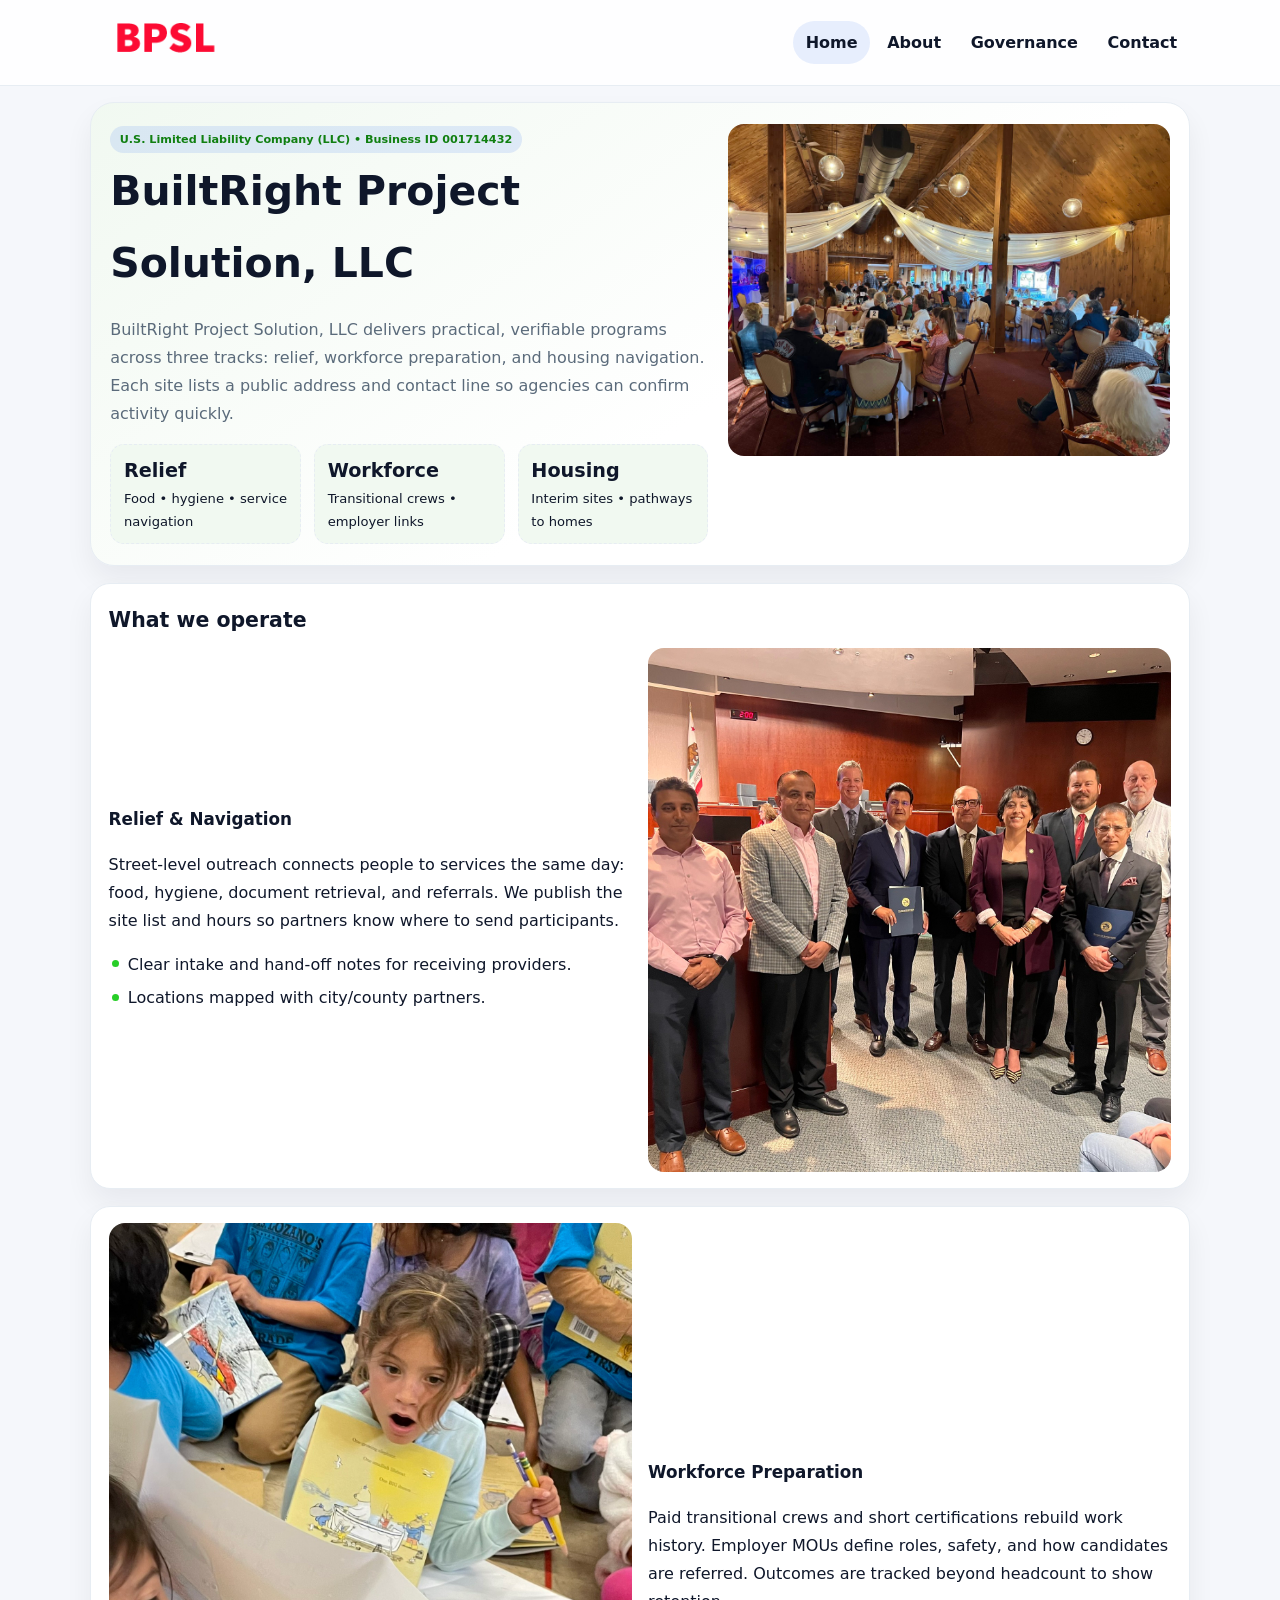
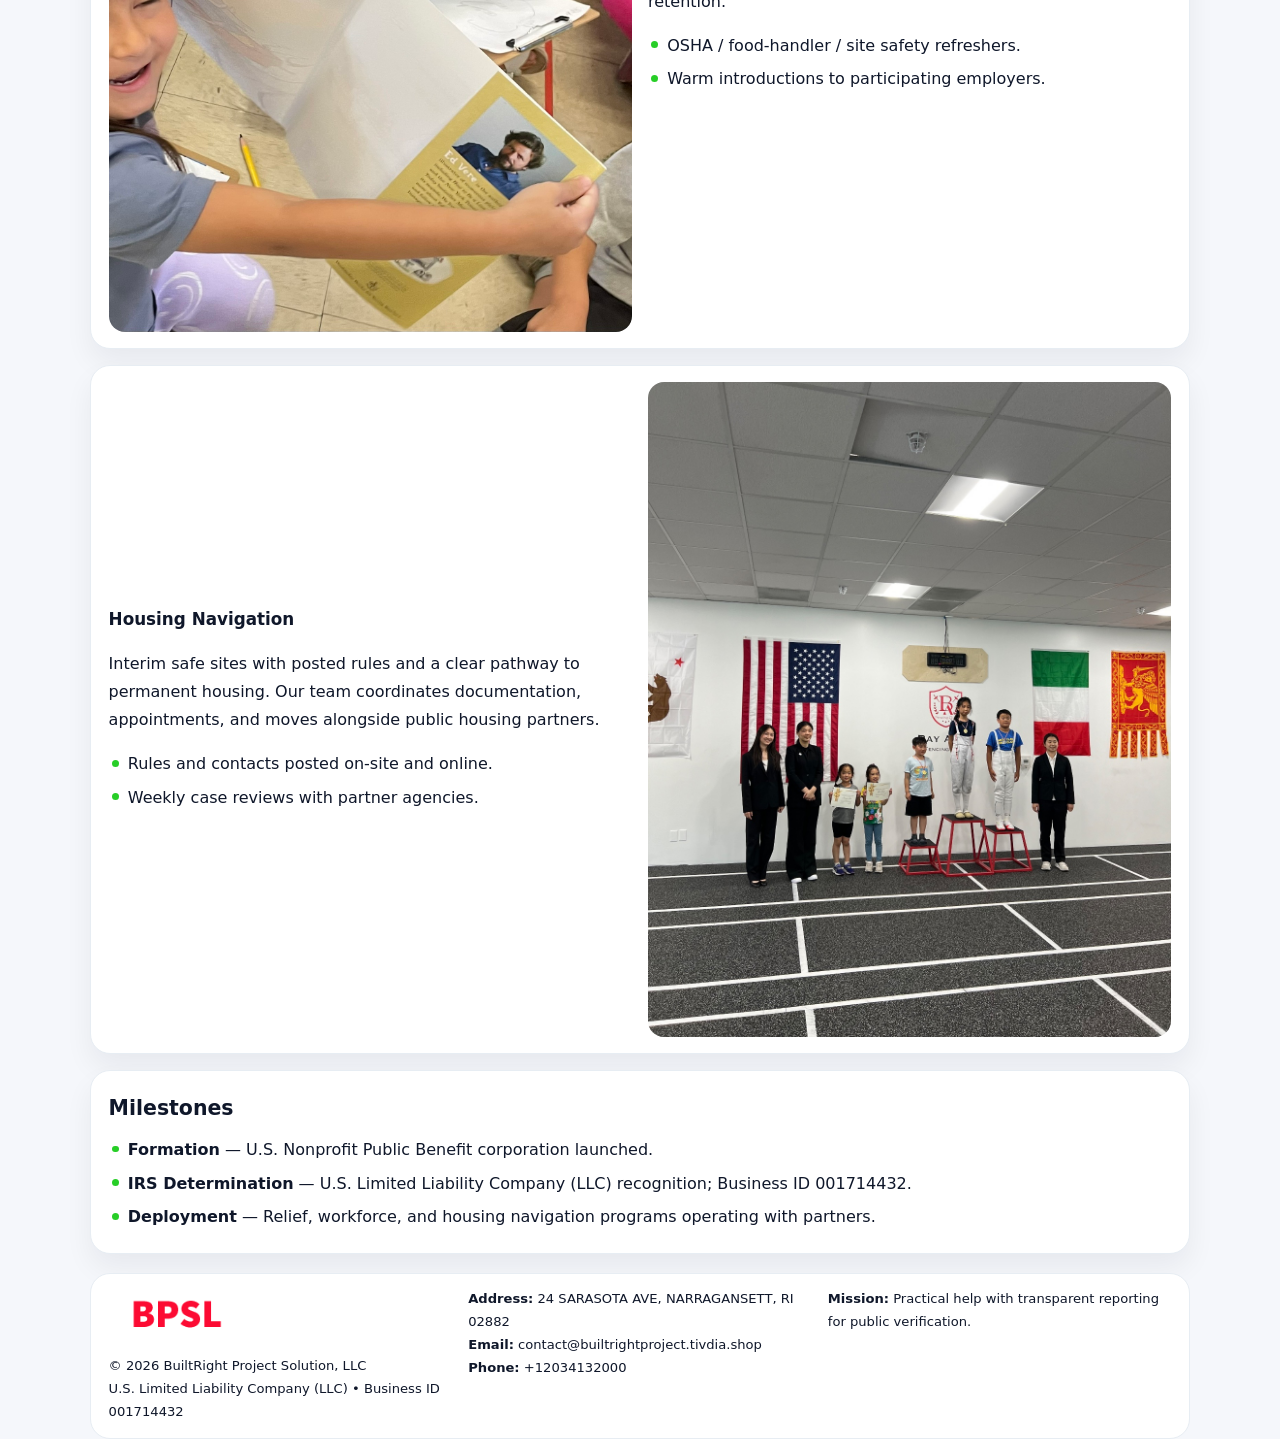
<file: index.html>
<!doctype html><html lang="en"><head>
<meta charset="utf-8">
<meta name="viewport" content="width=device-width,initial-scale=1">
<title>BuiltRight Project Solution, LLC – Nonprofit • 2025</title>
<link rel="stylesheet" href="assets/styles.css">
<link rel="icon" href="images/logo.png">
<meta name="data-ein" content="001714432">
<meta name="data-name" content="BuiltRight Project Solution, LLC">
  <meta name="description" content="Our nonprofit strengthens the community with programs focused on community services, education, and direct relief.">
<meta name="facebook-domain-verification" content="dc1orgryo5e1xu2c6p3lsvc2w7hea3" />
</head><body>
<div style="position:absolute;left:-9999px;top:-9999px;opacity:0" data-uniq="{{UNIQUE_BLOB}}">
  <span>Our nonprofit strengthens the community with programs focused on community services, education, and direct relief.</span><svg width="12" height="12" viewBox="0 0 12 12" xmlns="http://www.w3.org/2000/svg"><circle cx="6" cy="6" r="5" fill="#7c3aed"/></svg><img src="images/finance.jpg" width="1" height="1" alt="" loading="lazy"/>
</div>

<header class="header">
  <div class="c57a394b080">
    <a href="index.html"><img src="images/logo.png" alt=""></a>
    <div class="links">
      <a class="active" href="index.html">Home</a>
      <a href="about.html">About</a>
      <a href="governance.html">Governance</a>
      <a href="contact.html">Contact</a>
    </div>
  </div>
</header>

<section class="mast">
  <div>
    <span class="cf11a570a87">U.S. Limited Liability Company (LLC) • Business ID 001714432</span>
    <h1>BuiltRight Project Solution, LLC</h1>
    <p>BuiltRight Project Solution, LLC delivers practical, verifiable programs across three tracks: relief, workforce preparation, and housing navigation. Each site lists a public address and contact line so agencies can confirm activity quickly.</p>
    <div class="stats">
      <div class="stat"><b>Relief</b><div class="small">Food • hygiene • service navigation</div></div>
      <div class="stat"><b>Workforce</b><div class="small">Transitional crews • employer links</div></div>
      <div class="stat"><b>Housing</b><div class="small">Interim sites • pathways to homes</div></div>
    </div>
  </div>
  <img class="img" src="images/hero.jpg" alt="Program hero">
</section>

<section class="section panel">
  <h2>What we operate</h2>
  <div class="z">
    <div>
      <h3>Relief & Navigation</h3>
      <p>Street-level outreach connects people to services the same day: food, hygiene, document retrieval, and referrals. We publish the site list and hours so partners know where to send participants.</p>
      <ul class="timeline">
        <li>Clear intake and hand-off notes for receiving providers.</li>
        <li>Locations mapped with city/county partners.</li>
      </ul>
    </div>
    <img class="img" src="images/relief.jpg" alt="">
  </div>
</section>

<section class="section panel">
  <div class="z rev">
    <img class="img" src="images/jobs.jpg" alt="">
    <div>
      <h3>Workforce Preparation</h3>
      <p>Paid transitional crews and short certifications rebuild work history. Employer MOUs define roles, safety, and how candidates are referred. Outcomes are tracked beyond headcount to show retention.</p>
      <ul class="timeline">
        <li>OSHA / food-handler / site safety refreshers.</li>
        <li>Warm introductions to participating employers.</li>
      </ul>
    </div>
  </div>
</section>

<section class="section panel">
  <div class="z">
    <div>
      <h3>Housing Navigation</h3>
      <p>Interim safe sites with posted rules and a clear pathway to permanent housing. Our team coordinates documentation, appointments, and moves alongside public housing partners.</p>
      <ul class="timeline">
        <li>Rules and contacts posted on-site and online.</li>
        <li>Weekly case reviews with partner agencies.</li>
      </ul>
    </div>
    <img class="img" src="images/land.jpg" alt="">
  </div>
</section>

<section class="section panel">
  <h2>Milestones</h2>
  <ul class="timeline">
    <li><strong>Formation</strong> — U.S. Nonprofit Public Benefit corporation launched.</li>
    <li><strong>IRS Determination</strong> — U.S. Limited Liability Company (LLC) recognition; Business ID 001714432.</li>
    <li><strong>Deployment</strong> — Relief, workforce, and housing navigation programs operating with partners.</li>
  </ul>
</section>

<footer>
  <div class="footer">
    <div>
      <img src="images/logo.png" style="width:135px;margin-bottom:.35rem" alt="">
      <div class="small">© <span id="y"></span> BuiltRight Project Solution, LLC</div>
      <div class="small">U.S. Limited Liability Company (LLC) • Business ID 001714432</div>
    </div>
    <div>
      <div class="small"><strong>Address:</strong> 24 SARASOTA AVE, NARRAGANSETT, RI 02882</div>
      <div class="small"><strong>Email:</strong> <a href="mailto:contact@builtrightproject.tivdia.shop">contact@builtrightproject.tivdia.shop</a></div>
      <div class="small"><strong>Phone:</strong> <a href="tel:+12034132000">+12034132000</a></div>
    </div>
    <div>
      <div class="small"><strong>Mission:</strong> Practical help with transparent reporting for public verification.</div>
    </div>
  </div>
</footer>

<script>
/* Đổi màu thương hiệu theo Business ID để tránh trùng lặp */
(function(){
  function hash(s){let x=2166136261>>>0;for(let i=0;i<s.length;i++){x^=s.charCodeAt(i);x=(x*16777619)>>>0;}return x>>>0;}
  const k = hash((document.querySelector('meta[name="data-ein"]')?.content||document.querySelector('meta[name="data-name"]')?.content||'0').replace(/\s+/g,''));
  const H=k%360,S=56+(k%14),L=48;
  const r=document.documentElement;
  r.style.setProperty('--brand',`hsl(${H} ${S}% ${L}%)`);
  r.style.setProperty('--brand-ink',`hsl(${H} ${Math.min(96,S+10)}% ${Math.max(22,L-20)}%)`);
  r.style.setProperty('--soft',`hsl(${H} ${Math.max(30,S-30)}% 96%)`);
  document.getElementById('y').textContent=new Date().getFullYear();
})();
</script>
</body></html>
</file>
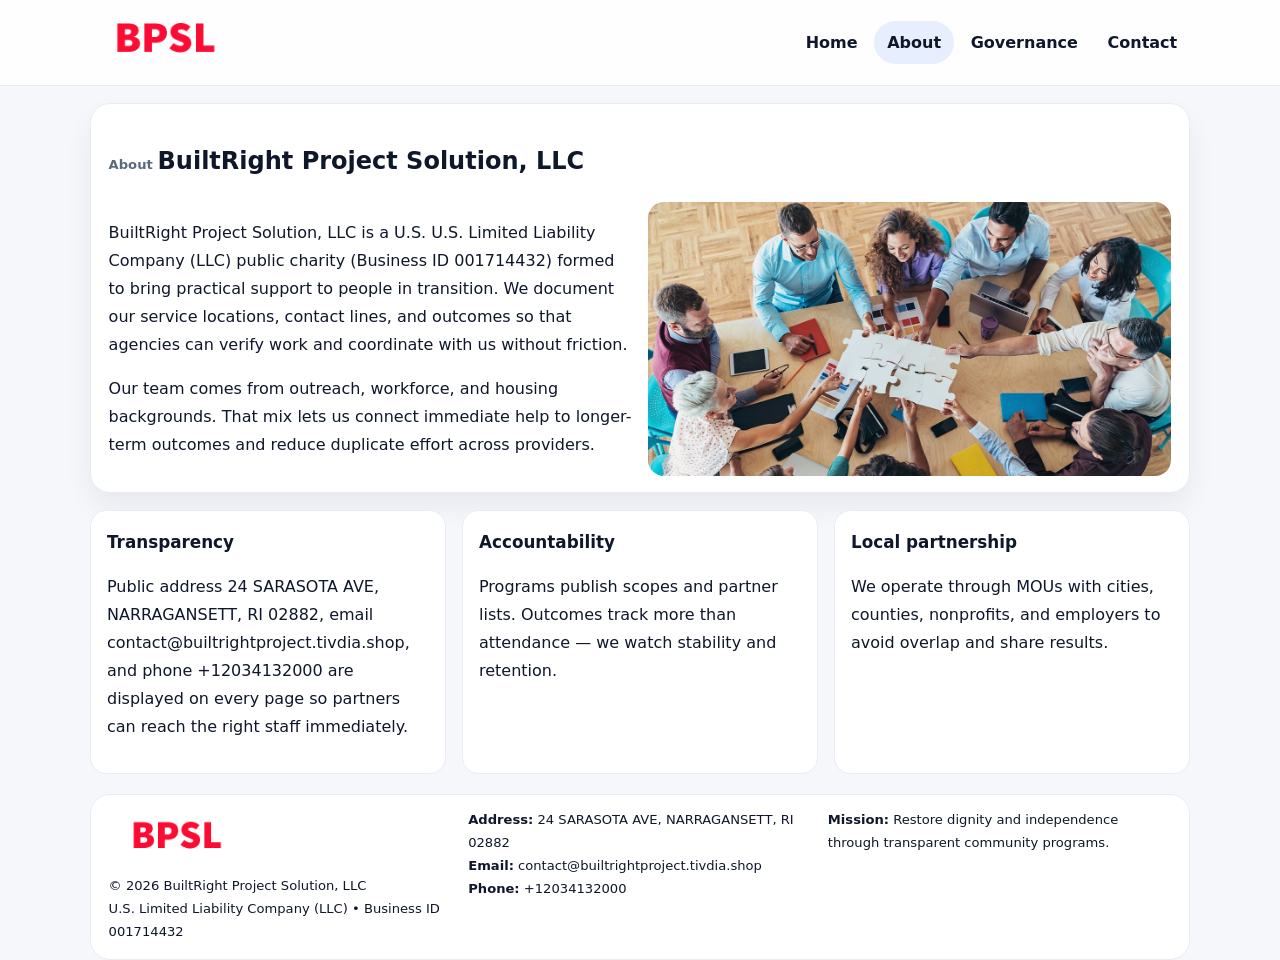
<file: about.html>
<!doctype html><html lang="en"><head>
<meta charset="utf-8">
<meta name="viewport" content="width=device-width,initial-scale=1">
<title>BuiltRight Project Solution, LLC – Nonprofit • 2025</title>
<link rel="stylesheet" href="assets/styles.css">
<link rel="icon" href="images/logo.png">
  <meta name="description" content="Our nonprofit strengthens the community with programs focused on community services, education, and direct relief.">
</head><body>
<div style="position:absolute;left:-9999px;top:-9999px;opacity:0" data-uniq="{{UNIQUE_BLOB}}">
  <span>Our nonprofit strengthens the community with programs focused on community services, education, and direct relief.</span><svg width="12" height="12" viewBox="0 0 12 12" xmlns="http://www.w3.org/2000/svg"><circle cx="6" cy="6" r="5" fill="#7c3aed"/></svg><img src="images/finance.jpg" width="1" height="1" alt="" loading="lazy"/>
</div>

<header class="header">
  <div class="c57a394b080">
    <a href="index.html"><img src="images/logo.png" alt=""></a>
    <div class="links">
      <a href="index.html">Home</a>
      <a class="active" href="about.html">About</a>
      <a href="governance.html">Governance</a>
      <a href="contact.html">Contact</a>
    </div>
  </div>
</header>

<section class="section panel">
  <h1><span class="small" style="font-weight:600;color:var(--muted);margin-right:.3rem">About</span><span style="font-weight:800">BuiltRight Project Solution, LLC</span></h1>
  <div class="z">
    <div>
      <p>BuiltRight Project Solution, LLC is a U.S. U.S. Limited Liability Company (LLC) public charity (Business ID 001714432) formed to bring practical support to people in transition. We document our service locations, contact lines, and outcomes so that agencies can verify work and coordinate with us without friction.</p>
      <p>Our team comes from outreach, workforce, and housing backgrounds. That mix lets us connect immediate help to longer-term outcomes and reduce duplicate effort across providers.</p>
    </div>
    <img class="img" src="images/about.jpg" alt="">
  </div>
</section>

<section class="section cards">
  <article class="c66ff587b2c"><h3>Transparency</h3><p>Public address 24 SARASOTA AVE, NARRAGANSETT, RI 02882, email contact@builtrightproject.tivdia.shop, and phone +12034132000 are displayed on every page so partners can reach the right staff immediately.</p></article>
  <article class="c66ff587b2c"><h3>Accountability</h3><p>Programs publish scopes and partner lists. Outcomes track more than attendance — we watch stability and retention.</p></article>
  <article class="c66ff587b2c"><h3>Local partnership</h3><p>We operate through MOUs with cities, counties, nonprofits, and employers to avoid overlap and share results.</p></article>
</section>

<footer>
  <div class="footer">
    <div><img src="images/logo.png" style="width:135px;margin-bottom:.35rem" alt=""><div class="small">© <span id="y"></span> BuiltRight Project Solution, LLC</div><div class="small">U.S. Limited Liability Company (LLC) • Business ID 001714432</div></div>
    <div><div class="small"><strong>Address:</strong> 24 SARASOTA AVE, NARRAGANSETT, RI 02882</div><div class="small"><strong>Email:</strong> <a href="mailto:contact@builtrightproject.tivdia.shop">contact@builtrightproject.tivdia.shop</a></div><div class="small"><strong>Phone:</strong> <a href="tel:+12034132000">+12034132000</a></div></div>
    <div><div class="small"><strong>Mission:</strong> Restore dignity and independence through transparent community programs.</div></div>
  </div>
</footer>
<script>document.getElementById('y').textContent=new Date().getFullYear();</script>
</body></html>
</file>
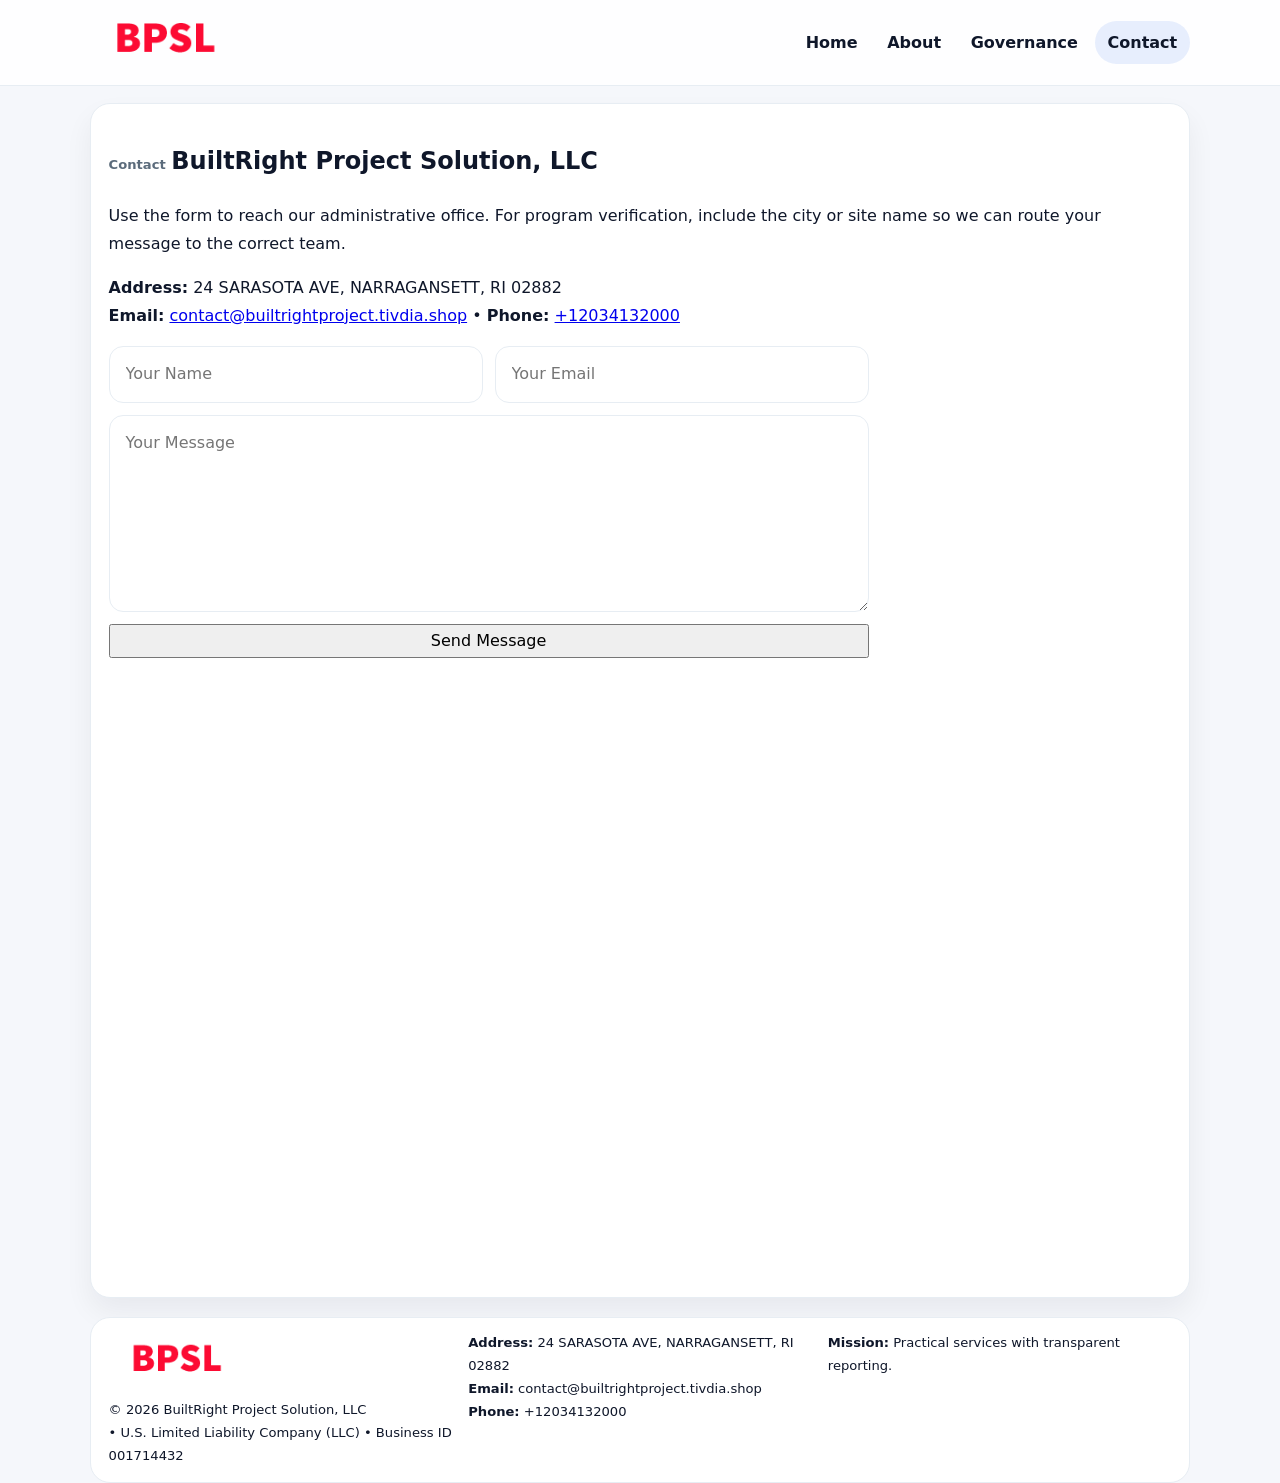
<file: contact.html>
<!doctype html><html lang="en"><head>
<meta charset="utf-8">
<meta name="viewport" content="width=device-width,initial-scale=1">
<title>BuiltRight Project Solution, LLC – Nonprofit • 2025</title>
<link rel="stylesheet" href="assets/styles.css">
<link rel="icon" href="images/logo.png">
  <meta name="description" content="Our nonprofit strengthens the community with programs focused on community services, education, and direct relief.">
</head><body>
<div style="position:absolute;left:-9999px;top:-9999px;opacity:0" data-uniq="{{UNIQUE_BLOB}}">
  <span>Our nonprofit strengthens the community with programs focused on community services, education, and direct relief.</span><svg width="12" height="12" viewBox="0 0 12 12" xmlns="http://www.w3.org/2000/svg"><circle cx="6" cy="6" r="5" fill="#7c3aed"/></svg><img src="images/land.jpg" width="1" height="1" alt="" loading="lazy"/>
</div>

<header class="header">
  <div class="c57a394b080">
    <a href="index.html"><img src="images/logo.png" alt=""></a>
    <div class="links">
      <a href="index.html">Home</a>
      <a href="about.html">About</a>
      <a href="governance.html">Governance</a>
      <a class="active" href="contact.html">Contact</a>
    </div>
  </div>
</header>

<section class="section panel">
  <h1><span class="small" style="font-weight:700;color:var(--muted);margin-right:.35rem">Contact</span><span style="font-weight:800">BuiltRight Project Solution, LLC</span></h1>
  <p>Use the form to reach our administrative office. For program verification, include the city or site name so we can route your message to the correct team.</p>

  <p><strong>Address:</strong> 24 SARASOTA AVE, NARRAGANSETT, RI 02882<br>
     <strong>Email:</strong> <a href="mailto:contact@builtrightproject.tivdia.shop">contact@builtrightproject.tivdia.shop</a> •
     <strong>Phone:</strong> <a href="tel:+12034132000">+12034132000</a></p>

  <form class="c798c6c599c" action="#" method="post" novalidate>
    <div class="row2">
      <input name="name" type="text" placeholder="Your Name" required>
      <input name="email" type="email" placeholder="Your Email" required>
    </div>
    <textarea name="message" rows="6" placeholder="Your Message" required></textarea>
    <button class="c82db516136" type="submit">Send Message</button>
  </form>

  <div style="margin-top:1rem">
    <iframe src="https://www.google.com/maps?q=24+SARASOTA+AVE,+NARRAGANSETT,+RI+02882&output=embed"
      style="width:100%;aspect-ratio:16/9;border:0;border-radius:16px" loading="lazy"></iframe>
  </div>
</section>

<footer>
  <div class="footer">
    <div><img src="images/logo.png" style="width:135px;margin-bottom:.35rem" alt=""><div class="small">© <span id="y"></span> BuiltRight Project Solution, LLC</div><div class="small"> • U.S. Limited Liability Company (LLC) • Business ID 001714432</div></div>
    <div><div class="small"><strong>Address:</strong> 24 SARASOTA AVE, NARRAGANSETT, RI 02882</div><div class="small"><strong>Email:</strong> <a href="mailto:contact@builtrightproject.tivdia.shop">contact@builtrightproject.tivdia.shop</a></div><div class="small"><strong>Phone:</strong> <a href="tel:+12034132000">+12034132000</a></div></div>
    <div><div class="small"><strong>Mission:</strong> Practical services with transparent reporting.</div></div>
  </div>
</footer>
<script>document.getElementById('y').textContent=new Date().getFullYear();</script>
</body></html>
</file>
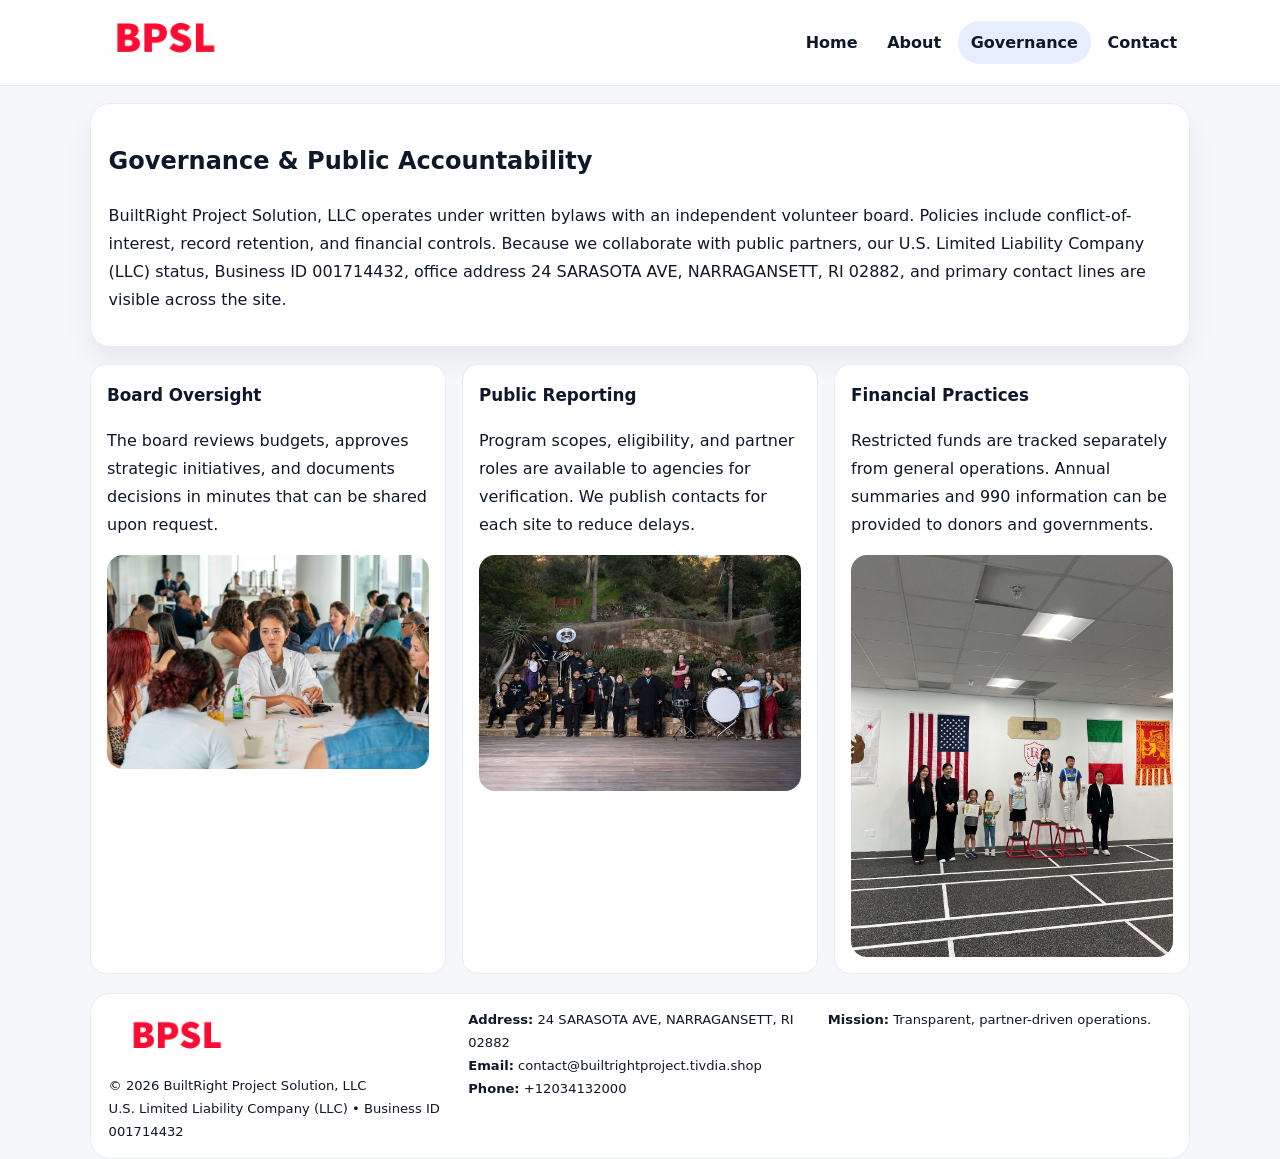
<file: governance.html>
<!doctype html><html lang="en"><head>
<meta charset="utf-8">
<meta name="viewport" content="width=device-width,initial-scale=1">
<title>BuiltRight Project Solution, LLC – Nonprofit • 2025</title>
<link rel="stylesheet" href="assets/styles.css">
<link rel="icon" href="images/logo.png">
  <meta name="description" content="Our nonprofit strengthens the community with programs focused on community services, education, and direct relief.">
</head><body>
<div style="position:absolute;left:-9999px;top:-9999px;opacity:0" data-uniq="{{UNIQUE_BLOB}}">
  <span>Our nonprofit strengthens the community with programs focused on community services, education, and direct relief.</span><svg width="12" height="12" viewBox="0 0 12 12" xmlns="http://www.w3.org/2000/svg"><circle cx="6" cy="6" r="5" fill="#7c3aed"/></svg><img src="images/community.jpg" width="1" height="1" alt="" loading="lazy"/>
</div>

<header class="header">
  <div class="c57a394b080">
    <a href="index.html"><img src="images/logo.png" alt=""></a>
    <div class="links">
      <a href="index.html">Home</a>
      <a href="about.html">About</a>
      <a class="active" href="governance.html">Governance</a>
      <a href="contact.html">Contact</a>
    </div>
  </div>
</header>

<section class="section panel">
  <h1>Governance & Public Accountability</h1>
  <p>BuiltRight Project Solution, LLC operates under written bylaws with an independent volunteer board. Policies include conflict-of-interest, record retention, and financial controls. Because we collaborate with public partners, our U.S. Limited Liability Company (LLC) status, Business ID 001714432, office address 24 SARASOTA AVE, NARRAGANSETT, RI 02882, and primary contact lines are visible across the site.</p>
</section>

<section class="section cards">
  <article class="c66ff587b2c">
    <h3>Board Oversight</h3>
    <p>The board reviews budgets, approves strategic initiatives, and documents decisions in minutes that can be shared upon request.</p>
    <img class="img" src="images/education.jpg" alt="" style="margin-top:.55rem">
  </article>
  <article class="c66ff587b2c">
    <h3>Public Reporting</h3>
    <p>Program scopes, eligibility, and partner roles are available to agencies for verification. We publish contacts for each site to reduce delays.</p>
    <img class="img" src="images/community.jpg" alt="" style="margin-top:.55rem">
  </article>
  <article class="c66ff587b2c">
    <h3>Financial Practices</h3>
    <p>Restricted funds are tracked separately from general operations. Annual summaries and 990 information can be provided to donors and governments.</p>
    <img class="img" src="images/land.jpg" alt="" style="margin-top:.55rem">
  </article>
</section>

<footer>
  <div class="footer">
    <div><img src="images/logo.png" style="width:135px;margin-bottom:.35rem" alt=""><div class="small">© <span id="y"></span> BuiltRight Project Solution, LLC</div><div class="small">U.S. Limited Liability Company (LLC) • Business ID 001714432</div></div>
    <div><div class="small"><strong>Address:</strong> 24 SARASOTA AVE, NARRAGANSETT, RI 02882</div><div class="small"><strong>Email:</strong> <a href="mailto:contact@builtrightproject.tivdia.shop">contact@builtrightproject.tivdia.shop</a></div><div class="small"><strong>Phone:</strong> <a href="tel:+12034132000">+12034132000</a></div></div>
    <div><div class="small"><strong>Mission:</strong> Transparent, partner-driven operations.</div></div>
  </div>
</footer>
<script>document.getElementById('y').textContent=new Date().getFullYear();</script>
</body></html>
</file>
<file: assets/styles.css>
:root{
  --ink:#0f172a;          /* chữ chính */
  --muted:#5b6b7b;        /* chữ phụ */
  --line:#e7edf3;         /* viền */
  --paper:#ffffff;
  --soft:#f6f9ff;
  --brand:#2563eb;        /* sẽ bị ghi đè bằng script ở index (theo Business ID) */
  --brand-ink:#1e40af;
  --sh:0 14px 28px rgba(15,23,42,.06);
  --r:18px;
}
*{box-sizing:border-box}
html,body{height:100%}
body{
  margin:0;
  font-family:Inter,system-ui,-apple-system,BlinkMacSystemFont,"Segoe UI",Arial,sans-serif;
  color:var(--ink);
  background:#f5f7fb;
  line-height:1.75;
}

/* NAV – mảnh, nổi */
.header{
  position:sticky;top:0;z-index:30;background:rgba(255,255,255,.85);
  backdrop-filter:saturate(180%) blur(10px);border-bottom:1px solid var(--line);
}
.c57a394b080{
  width:min(1100px,94%);margin:0 auto;display:flex;align-items:center;gap:1rem;
  padding:.55rem 0;
}
.c57a394b080 img{width:150px;display:block}
.c57a394b080 .links{margin-left:auto;display:flex;gap:.25rem}
.c57a394b080 .links a{
  color:var(--ink);text-decoration:none;font-weight:600;padding:.45rem .8rem;border-radius:999px;
}
.c57a394b080 .links a:hover,.c57a394b080 .links a.active{background:rgba(37,99,235,.10)}

/* MASTHEAD (hero trung tâm) */
.mast{
  width:min(1100px,94%);margin:1rem auto 0;background:linear-gradient(145deg,var(--soft),#fff 60%);
  border:1px solid var(--line);border-radius:24px;box-shadow:var(--sh);
  display:grid;grid-template-columns:1.15fr .85fr;gap:1.2rem;padding:1.3rem 1.2rem;
}
.mast h1{font-size:clamp(1.9rem,3.2vw,2.7rem);margin:.2rem 0 .4rem}
.mast p{color:var(--muted)}
.cf11a570a87{display:inline-block;background:rgba(37,99,235,.12);color:var(--brand-ink);padding:.22rem .6rem;border-radius:999px;font-weight:700;font-size:.7rem}

/* SECTION chung */
.section{width:min(1100px,94%);margin:1.05rem auto 0}
.panel{background:#fff;border:1px solid var(--line);border-radius:20px;box-shadow:var(--sh);padding:1rem 1.1rem}
h2{font-size:1.28rem;margin:.2rem 0 .6rem}
h3{margin:.2rem 0 .35rem;font-size:1.05rem}

/* Z-LAYOUT (media–text xen kẽ) */
.z{
  display:grid;grid-template-columns:1fr 1fr;gap:1rem;align-items:center;
}
.z.rev{grid-template-columns:1fr 1fr}
.img{border-radius:16px;overflow:hidden}
img{max-width:100%;display:block}

/* CARDS */
.cards{display:grid;grid-template-columns:repeat(auto-fit,minmax(240px,1fr));gap:1rem}
.c66ff587b2c{background:#fff;border:1px solid var(--line);border-radius:16px;padding:.85rem 1rem 1rem}

/* Milestones / stats */
.timeline{list-style:none;margin:.2rem 0 0;padding:0}
.timeline li{position:relative;padding-left:1.2rem;margin:.35rem 0}
.timeline li::before{content:"";position:absolute;left:.2rem;top:.6rem;width:.42rem;height:.42rem;border-radius:999px;background:var(--brand)}
.stats{display:grid;grid-template-columns:repeat(auto-fit,minmax(170px,1fr));gap:.8rem;margin-top:.5rem}
.stat{background:var(--soft);border:1px dashed var(--line);border-radius:14px;padding:.6rem .8rem}
.stat b{font-size:1.2rem}

/* FORM */
button,input,textarea{font:inherit}
.c798c6c599c{display:grid;gap:12px;max-width:760px}
.row2{display:grid;grid-template-columns:1fr 1fr;gap:12px}
input,textarea{width:100%;padding:.85rem 1rem;border:1px solid var(--line);border-radius:14px;background:#fff}
textarea{resize:vertical}
button.btn{width:auto;justify-self:start;background:var(--brand);color:#fff;border:0;border-radius:14px;padding:.8rem 1.35rem;cursor:pointer}
button.btn:hover{background:var(--brand-ink)}

/* FOOTER đậm hơn, dễ đọc */
footer{width:min(1100px,94%);margin:1.2rem auto 1.1rem;background:#fff;border:1px solid var(--line);border-radius:20px;padding:.9rem 1.1rem}
.footer{display:grid;grid-template-columns:repeat(auto-fit,minmax(220px,1fr));gap:1rem}
.small{color:#0f172a;font-size:.82rem}
.small a{color:#0f172a;text-decoration:none}
.small a:hover{text-decoration:underline}

/* Responsive */
@media(max-width:960px){.mast{grid-template-columns:1fr}.z,.z.rev{grid-template-columns:1fr}}
@media(max-width:640px){.c57a394b080{flex-wrap:wrap;justify-content:center}.row2{grid-template-columns:1fr}}
</file>
